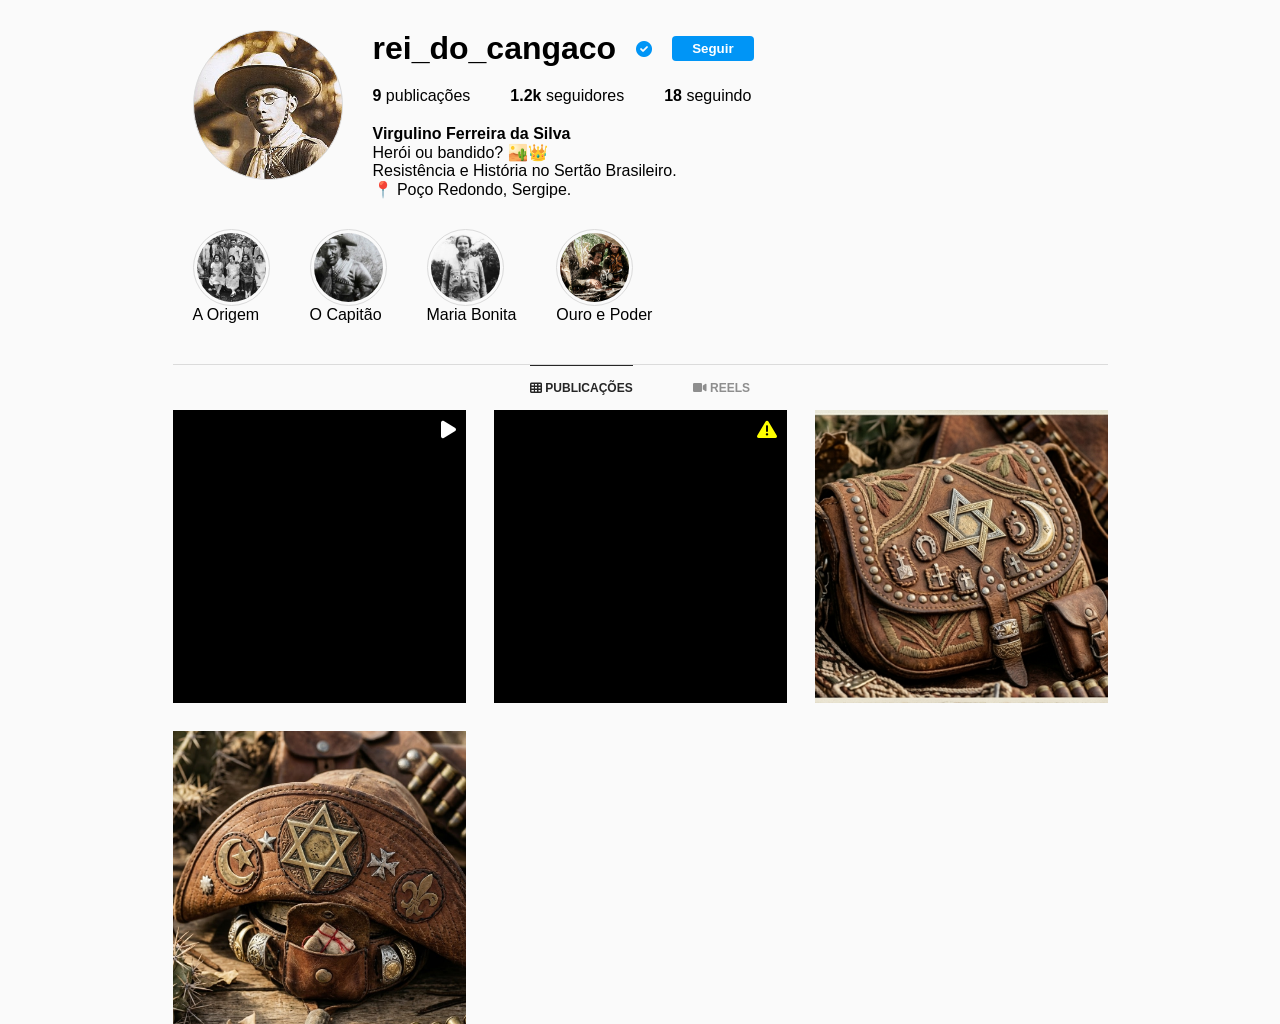
<file: profile.html>
<!DOCTYPE html>
<html lang="pt-BR">
<head>
    <meta charset="UTF-8">
    <meta name="viewport" content="width=device-width, initial-scale=1.0">
    <title>Lampião (@rei_do_cangaco) • Lampiagram</title>
    <link rel="stylesheet" href="styles.css">
    <link rel="stylesheet" href="https://cdnjs.cloudflare.com/ajax/libs/font-awesome/6.0.0/css/all.min.css">
</head>
<body>
    <header class="insta-header">
        <div class="profile-pic-container">
            <div class="profile-pic-img" style="background-image: url('assets/images/lampiao_perfil.jpg');"></div>
        </div>
        <div class="profile-info">
            <div class="username-row">
                <h1 class="username">rei_do_cangaco</h1>
                <i class="fas fa-check-circle verified-badge" style="color: #0095f6;"></i>
                <button class="follow-btn">Seguir</button>
            </div>
            <div class="stats-row">
                <div><strong>9</strong> publicações</div>
                <div><strong>1.2k</strong> seguidores</div>
                <div><strong>18</strong> seguindo</div>
            </div>
            <div class="bio">
                <p><strong>Virgulino Ferreira da Silva</strong></p>
                <p>Herói ou bandido? 🏜️👑</p>
                <p>Resistência e História no Sertão Brasileiro.</p>
                <p>📍 Poço Redondo, Sergipe.</p>
            </div>
        </div>
    </header>

    <section class="highlights-container">
        <div class="highlight-item" onclick="openPostModal('assets/images/origem.jpg', 'O início de tudo: a trajetória de Virgulino Ferreira até se tornar o temido Capitão Lampião.')">
            <div class="highlight-circle"><img src="assets/images/origem.jpg"></div>
            <span>A Origem</span>
        </div>
        <div class="highlight-item" onclick="openPostModal('assets/images/capitao.jpg', 'Autoridade, estratégia militar e o rígido código de conduta imposto aos cangaceiros..')">
            <div class="highlight-circle"><img src="assets/images/capitao.jpg"></div>
            <span>O Capitão</span>
        </div>
        <div class="highlight-item" onclick="openPostModal('assets/images/maria_bonita_destaque.jpg', 'A força feminina no sertão: a mulher que mudou a dinâmica social e o cotidiano do bando.')">
            <div class="highlight-circle"><img src="assets/images/maria_bonita_destaque.jpg"></div>
            <span>Maria Bonita</span>
        </div>
       <div class="highlight-item" onclick="openPostModal('assets/images/riqueza.jpeg', 'OURO E PODER: A ostentação nas indumentárias como símbolo de respeito, status e domínio territorial.')">
    <div class="highlight-circle">
        <img src="assets/images/riqueza.jpeg">
    </div>
    <span>Ouro e Poder</span>
</div>
            
    </section>

    <div class="profile-tabs">
        <div class="tab active"><i class="fas fa-th"></i> PUBLICAÇÕES</div>
        <div class="tab"><i class="fas fa-video"></i> REELS</div>
    </div>

    <main class="posts-grid">
        <div class="post-item" onclick="openPostModal('https://res.cloudinary.com/dl6brxlht/video/upload/v1774207463/entrevista_vncjdd.mp4', 'ENTREVISTA HISTÓRICA: O encontro com Octacílio Macêdo em Juazeiro. Lampião tenta se vender como defensor da ordem e das classes conservadoras, mostrando sua habilidade política e retórica para se manter relevante no cenário nacional.', 'video')">
            <video src="https://res.cloudinary.com/dl6brxlht/video/upload/v1774207463/entrevista_vncjdd.mp4#t=0.001" class="post-image" muted preload="metadata"></video>
            <i class="fas fa-play media-icon"></i>
        </div>

        <div class="post-item" onclick="openPostModal('https://res.cloudinary.com/dl6brxlht/video/upload/v1774207468/a-face-oculta-de-lampiao_kqqwja.mp4', 'A FACE OCULTA: A desconstrução do mito. Os números reais da barbárie: assassinatos, saques e as alianças políticas com coronéis que sustentavam o ciclo de violência e poder no sertão profundo..', 'video')">
            <video src="https://res.cloudinary.com/dl6brxlht/video/upload/v1774207468/a-face-oculta-de-lampiao_kqqwja.mp4#t=0.001" class="post-image" muted preload="metadata"></video>
            <i class="fas fa-exclamation-triangle media-icon" style="color: yellow;"></i>
        </div>

        <div class="post-item" onclick="openPostModal('assets/images/bornal_misticismo_zoom.png', 'O ESCUDO QUE FALHOU: Detalhe do bornal do Angicos. O couro trabalhado e o Signo-de-Salomão (a estrela mística) expõem a obsessão de Lampião pela proteção espiritual e o apuro estético único do bando..')">
            <img src="assets/images/bornal_misticismo_zoom.png" class="post-image">
        </div>
        <div class="post-item" onclick="openPostModal('assets/images/misticismo_cangaco.jpg', 'MISTICISMO: Símbolos de proteção e fé. O cangaço era permeado por crenças em "corpo fechado", onde a religiosidade popular e o misticismo serviam como armadura psicológica contra os perigos da caatinga..')">
            <img src="assets/images/misticismo_cangaco.jpg" class="post-image">
        </div>
    </main>

    <div class="modal" id="postModal">
        <span class="close-modal" id="closePostModal">&times;</span>
        <div class="modal-content">
            <div class="detail-image-container" id="modalImageContainer"></div>
            <div class="detail-info-container">
                <div style="display: flex; align-items: center; gap: 10px; margin-bottom: 15px;">
                    <div class="profile-pic-img" style="width: 30px; height: 30px; background-image: url('assets/images/lampiao_perfil.jpg');"></div>
                    <strong>rei_do_cangaco</strong>
                </div>
                <p id="modalDescription"></p>
            </div>
        </div>
    </div>
    <script src="script.js"></script>
</body>
</html>
</file>
<file: styles.css>
* { margin: 0; padding: 0; box-sizing: border-box; font-family: sans-serif; }
body { background-color: #fafafa; }
.insta-header { display: flex; max-width: 935px; margin: 30px auto; padding: 0 20px; }
.profile-pic-img { 
    width: 150px; height: 150px; border-radius: 50%; background-size: cover; 
    background-image: url('assets/images/lampiao_perfil.jpg'); 
    border: 1px solid #dbdbdb;
}
.profile-info { margin-left: 30px; flex: 2; }
.username-row { display: flex; align-items: center; gap: 20px; margin-bottom: 20px; }
.stats-row { display: flex; gap: 40px; margin-bottom: 20px; }
.highlights-container { display: flex; max-width: 935px; margin: 0 auto 40px; gap: 40px; padding: 0 20px; }
.highlight-circle { width: 77px; height: 77px; border-radius: 50%; border: 1px solid #dbdbdb; padding: 3px; }
.highlight-circle img { width: 100%; height: 100%; object-fit: cover; border-radius: 50%; }
.posts-grid { display: grid; grid-template-columns: repeat(3, 1fr); gap: 28px; max-width: 935px; margin: 0 auto; }
.post-item { aspect-ratio: 1/1; position: relative; cursor: pointer; background: #000; overflow: hidden; }
.post-image { width: 100%; height: 100%; object-fit: cover; }
.media-icon { position: absolute; top: 10px; right: 10px; color: white; font-size: 20px; text-shadow: 0 0 5px rgba(0,0,0,0.5); }
.profile-tabs { display: flex; justify-content: center; border-top: 1px solid #dbdbdb; max-width: 935px; margin: 0 auto; gap: 60px; }
.tab { padding: 15px 0; font-size: 12px; font-weight: bold; color: #8e8e8e; cursor: pointer; border-top: 1px solid transparent; }
.tab.active { color: #262626; border-top: 1px solid #262626; }
.modal { display: none; position: fixed; top: 0; left: 0; width: 100%; height: 100%; background: rgba(0,0,0,0.8); justify-content: center; align-items: center; z-index: 1000; }
.modal-content { background: white; display: flex; width: 80%; max-width: 900px; height: 500px; }
.detail-image-container { flex: 1.5; background: black; display: flex; align-items: center; justify-content: center; }
.detail-info-container { flex: 1; padding: 20px; }
.close-modal { position: absolute; top: 20px; right: 20px; color: white; font-size: 30px; cursor: pointer; }
.follow-btn { background-color: #0095f6; color: white; border: none; padding: 5px 20px; border-radius: 4px; font-weight: bold; cursor: pointer; }
</file>
